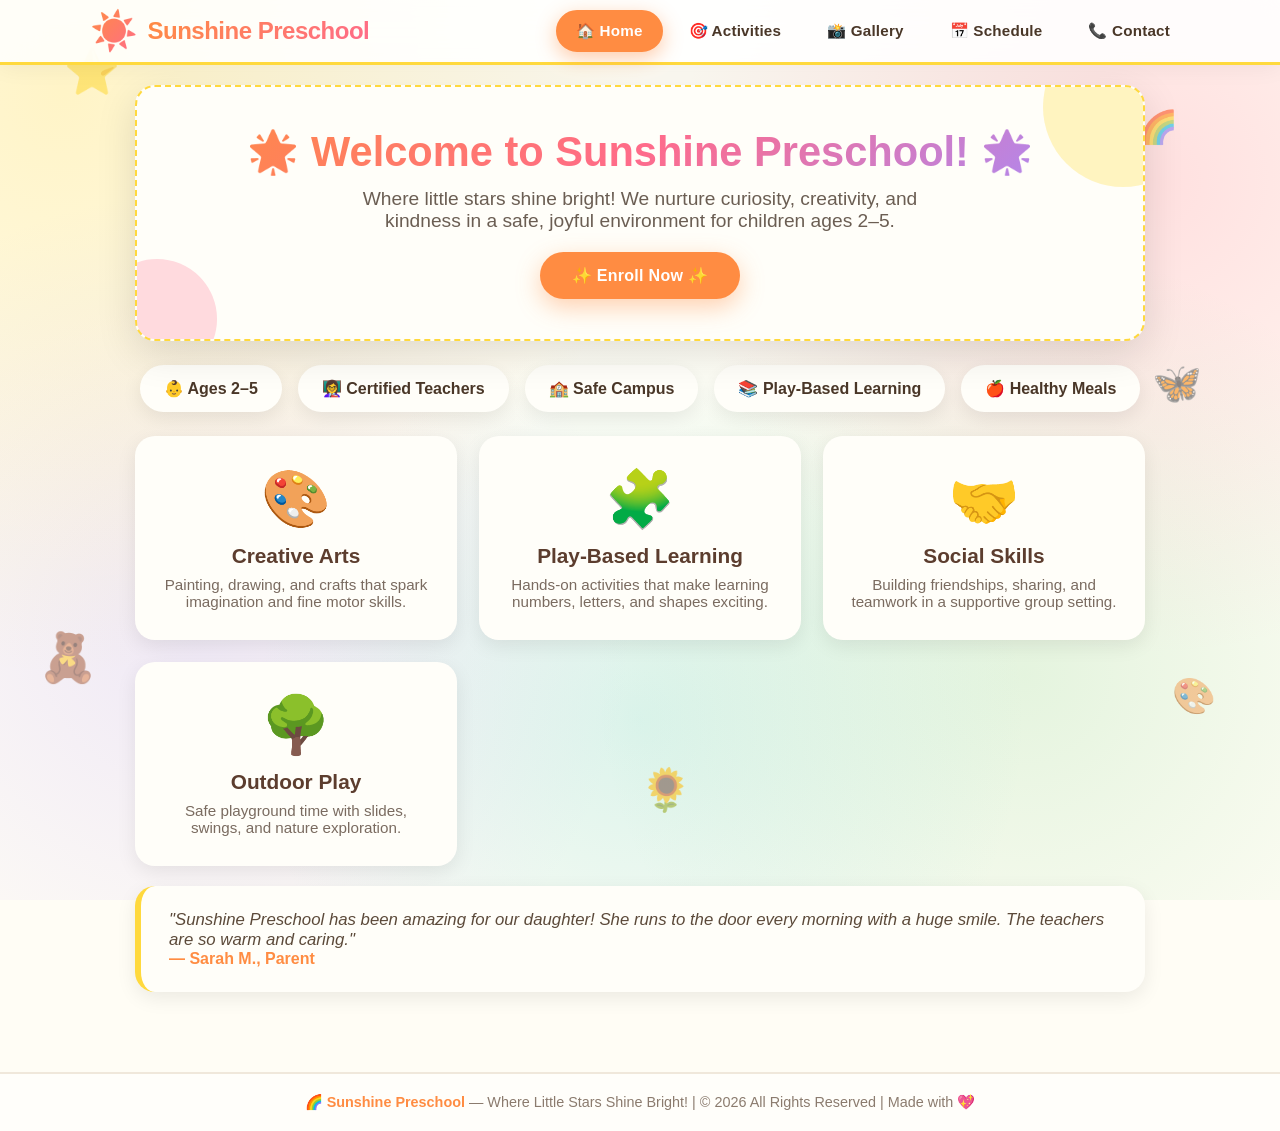
<file: index.html>
<!DOCTYPE html>
<html lang="en">
<head>
    <meta charset="UTF-8">
    <meta name="viewport" content="width=device-width, initial-scale=1.0">
    <title>🏠 Home - Sunshine Preschool</title>
    <link rel="stylesheet" href="style.css">
</head>
<body>
    <div class="floating-shapes">
        <span>⭐</span><span>🌈</span><span>🧸</span><span>🎨</span><span>🦋</span><span>🌻</span>
    </div>

    <header>
        <div class="header-inner">
            <a href="home.html" class="logo">
                <span class="logo-icon">☀️</span>
                <span>Sunshine Preschool</span>
            </a>
            <button class="mobile-menu-btn" onclick="toggleMenu()" aria-label="Menu">🍔</button>
            <nav id="mainNav">
                <a href="index.html" class="active">🏠 Home</a>
                <a href="activities.html">🎯 Activities</a>
                <a href="gallery.html">📸 Gallery</a>
                <a href="schedule.html">📅 Schedule</a>
                <a href="contact.html">📞 Contact</a>
            </nav>
        </div>
    </header>

    <main>
        <div class="hero-card">
            <h1>🌟 Welcome to Sunshine Preschool! 🌟</h1>
            <p>Where little stars shine bright! We nurture curiosity, creativity, and kindness in a safe, joyful environment for children ages 2–5.</p>
            <a href="contact.html" class="btn btn-primary">✨ Enroll Now ✨</a>
        </div>

        <div class="stats-row">
            <div class="stat-badge">👶 Ages 2–5</div>
            <div class="stat-badge">👩‍🏫 Certified Teachers</div>
            <div class="stat-badge">🏫 Safe Campus</div>
            <div class="stat-badge">📚 Play-Based Learning</div>
            <div class="stat-badge">🍎 Healthy Meals</div>
        </div>

        <div class="card-grid">
            <div class="card"><span class="card-icon">🎨</span><h3>Creative Arts</h3><p>Painting, drawing, and crafts that spark imagination and fine motor skills.</p></div>
            <div class="card"><span class="card-icon">🧩</span><h3>Play-Based Learning</h3><p>Hands-on activities that make learning numbers, letters, and shapes exciting.</p></div>
            <div class="card"><span class="card-icon">🤝</span><h3>Social Skills</h3><p>Building friendships, sharing, and teamwork in a supportive group setting.</p></div>
            <div class="card"><span class="card-icon">🌳</span><h3>Outdoor Play</h3><p>Safe playground time with slides, swings, and nature exploration.</p></div>
        </div>

        <div class="testimonial">
            <p>"Sunshine Preschool has been amazing for our daughter! She runs to the door every morning with a huge smile. The teachers are so warm and caring."</p>
            <span class="author">— Sarah M., Parent</span>
        </div>
    </main>

    <footer>
        <p>🌈 <strong>Sunshine Preschool</strong> — Where Little Stars Shine Bright! | &copy; 2026 All Rights Reserved | Made with 💖</p>
    </footer>

    <script src="script.js"></script>
</body>
</html>
</file>
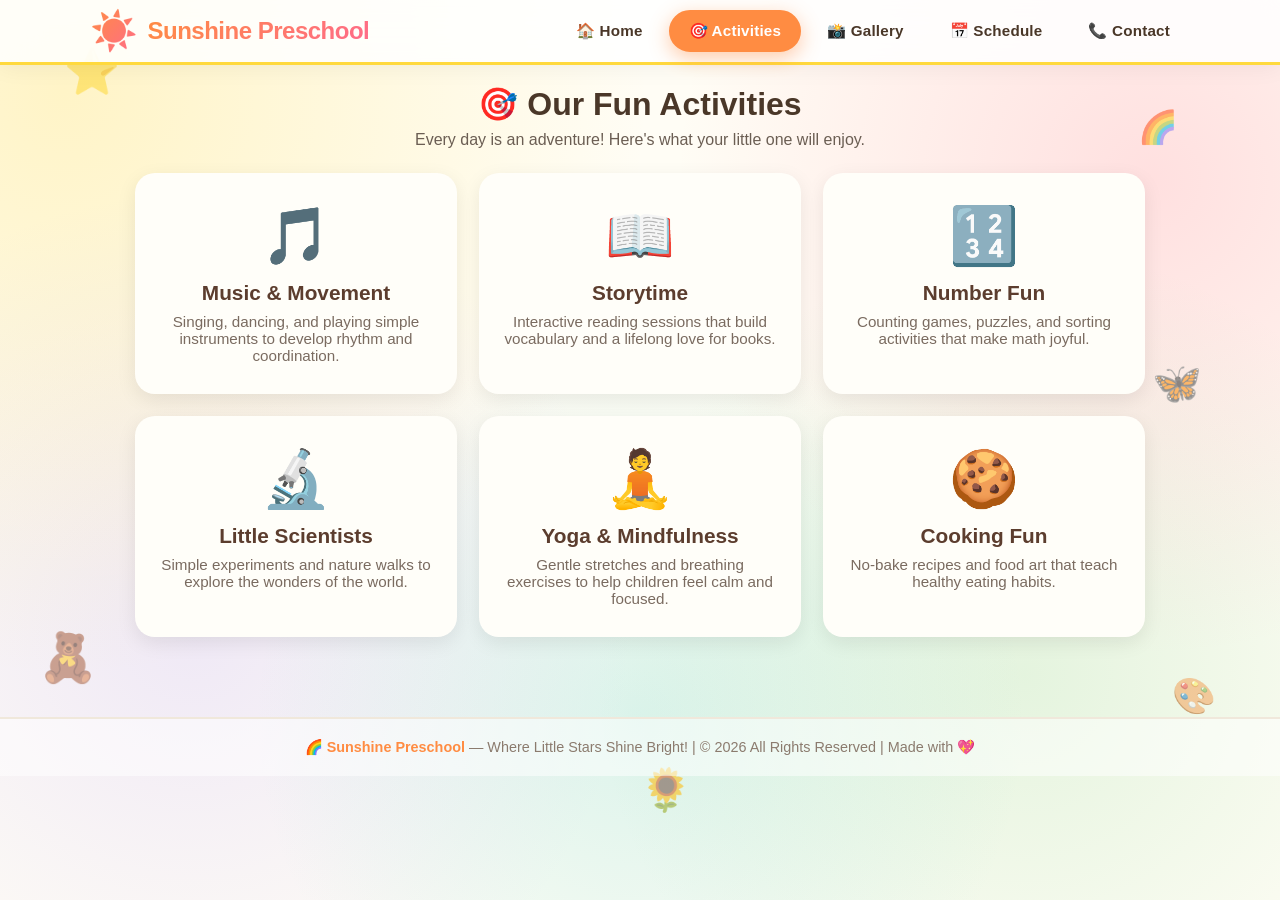
<file: activities.html>
<!DOCTYPE html>
<html lang="en">
<head>
    <meta charset="UTF-8">
    <meta name="viewport" content="width=device-width, initial-scale=1.0">
    <title>🎯 Activities - Sunshine Preschool</title>
    <link rel="stylesheet" href="style.css">
</head>
<body>
    <div class="floating-shapes">
        <span>⭐</span><span>🌈</span><span>🧸</span><span>🎨</span><span>🦋</span><span>🌻</span>
    </div>

    <header>
        <div class="header-inner">
            <a href="home.html" class="logo">
                <span class="logo-icon">☀️</span>
                <span>Sunshine Preschool</span>
            </a>
            <button class="mobile-menu-btn" onclick="toggleMenu()" aria-label="Menu">🍔</button>
            <nav id="mainNav">
                <a href="index.html">🏠 Home</a>
                <a href="activities.html" class="active">🎯 Activities</a>
                <a href="gallery.html">📸 Gallery</a>
                <a href="schedule.html">📅 Schedule</a>
                <a href="contact.html">📞 Contact</a>
            </nav>
        </div>
    </header>

    <main>
        <h2 style="text-align:center; font-size:2rem; margin-bottom:8px;">🎯 Our Fun Activities</h2>
        <p style="text-align:center; color:#6b5e53; margin-bottom:20px;">Every day is an adventure! Here's what your little one will enjoy.</p>
        <div class="card-grid">
            <div class="card"><span class="card-icon">🎵</span><h3>Music & Movement</h3><p>Singing, dancing, and playing simple instruments to develop rhythm and coordination.</p></div>
            <div class="card"><span class="card-icon">📖</span><h3>Storytime</h3><p>Interactive reading sessions that build vocabulary and a lifelong love for books.</p></div>
            <div class="card"><span class="card-icon">🔢</span><h3>Number Fun</h3><p>Counting games, puzzles, and sorting activities that make math joyful.</p></div>
            <div class="card"><span class="card-icon">🔬</span><h3>Little Scientists</h3><p>Simple experiments and nature walks to explore the wonders of the world.</p></div>
            <div class="card"><span class="card-icon">🧘</span><h3>Yoga & Mindfulness</h3><p>Gentle stretches and breathing exercises to help children feel calm and focused.</p></div>
            <div class="card"><span class="card-icon">🍪</span><h3>Cooking Fun</h3><p>No-bake recipes and food art that teach healthy eating habits.</p></div>
        </div>
    </main>

    <footer>
        <p>🌈 <strong>Sunshine Preschool</strong> — Where Little Stars Shine Bright! | &copy; 2026 All Rights Reserved | Made with 💖</p>
    </footer>

    <script src="script.js"></script>
</body>
</html>
</file>
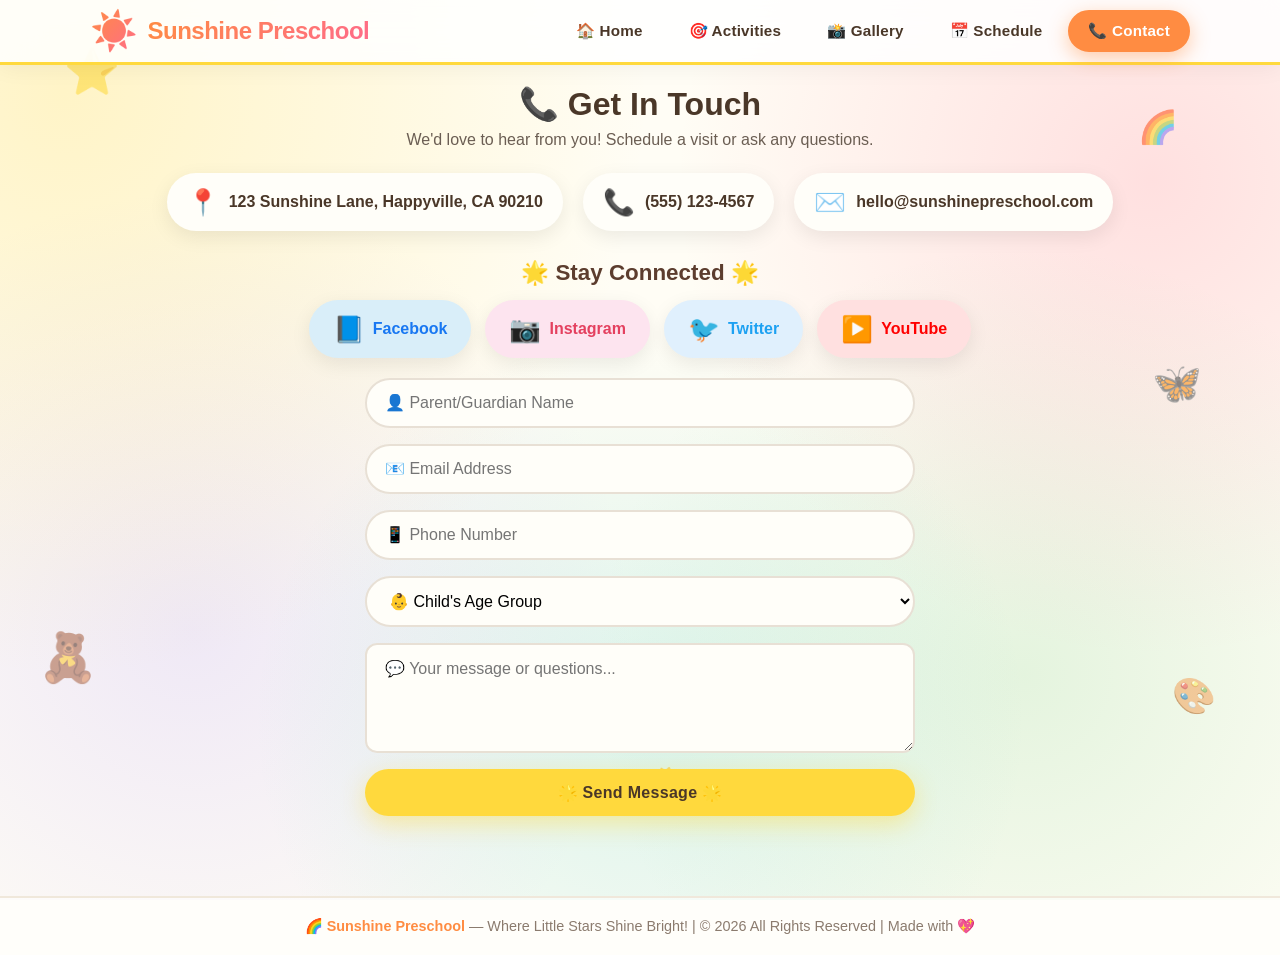
<file: contact.html>
<!DOCTYPE html>
<html lang="en">
<head>
    <meta charset="UTF-8">
    <meta name="viewport" content="width=device-width, initial-scale=1.0">
    <title>📞 Contact - Sunshine Preschool</title>
    <link rel="stylesheet" href="style.css">
</head>
<body>
    <div class="floating-shapes">
        <span>⭐</span><span>🌈</span><span>🧸</span><span>🎨</span><span>🦋</span><span>🌻</span>
    </div>

    <header>
        <div class="header-inner">
            <a href="home.html" class="logo">
                <span class="logo-icon">☀️</span>
                <span>Sunshine Preschool</span>
            </a>
            <button class="mobile-menu-btn" onclick="toggleMenu()" aria-label="Menu">🍔</button>
            <nav id="mainNav">
                <a href="index.html">🏠 Home</a>
                <a href="activities.html">🎯 Activities</a>
                <a href="gallery.html">📸 Gallery</a>
                <a href="schedule.html">📅 Schedule</a>
                <a href="contact.html" class="active">📞 Contact</a>
            </nav>
        </div>
    </header>

    <main>
        <h2 style="text-align:center; font-size:2rem; margin-bottom:8px;">📞 Get In Touch</h2>
        <p style="text-align:center; color:#6b5e53; margin-bottom:16px;">We'd love to hear from you! Schedule a visit or ask any questions.</p>

        <div class="contact-info-row">
            <div class="contact-info-item"><span class="ci-icon">📍</span> 123 Sunshine Lane, Happyville, CA 90210</div>
            <div class="contact-info-item"><span class="ci-icon">📞</span> (555) 123-4567</div>
            <div class="contact-info-item"><span class="ci-icon">✉️</span> hello@sunshinepreschool.com</div>
        </div>

        <!-- Social Media -->
        <div class="social-section">
            <h3>🌟 Stay Connected 🌟</h3>
            <div class="social-row">
                <a href="#" target="_blank" rel="noopener" class="social-link facebook">
                    <span class="social-icon">📘</span> Facebook
                </a>
                <a href="#" target="_blank" rel="noopener" class="social-link instagram">
                    <span class="social-icon">📷</span> Instagram
                </a>
                <a href="#" target="_blank" rel="noopener" class="social-link twitter">
                    <span class="social-icon">🐦</span> Twitter
                </a>
                <a href="#" target="_blank" rel="noopener" class="social-link youtube">
                    <span class="social-icon">▶️</span> YouTube
                </a>
            </div>
        </div>

        <form class="contact-form" id="contactForm" onsubmit="handleContactSubmit(event)">
            <input type="text" placeholder="👤 Parent/Guardian Name" required>
            <input type="email" placeholder="📧 Email Address" required>
            <input type="tel" placeholder="📱 Phone Number">
            <select required>
                <option value="">👶 Child's Age Group</option>
                <option value="2">2 years old</option>
                <option value="3">3 years old</option>
                <option value="4">4 years old</option>
                <option value="5">5 years old</option>
            </select>
            <textarea placeholder="💬 Your message or questions..."></textarea>
            <button type="submit" class="btn btn-yellow">🌟 Send Message 🌟</button>
        </form>
        <p id="formSuccess" style="text-align:center; color:#6BCB77; font-weight:700; margin-top:12px; display:none;">
            ✅ Message sent successfully! We'll get back to you soon. 🎉
        </p>
    </main>

    <footer>
        <p>🌈 <strong>Sunshine Preschool</strong> — Where Little Stars Shine Bright! | &copy; 2026 All Rights Reserved | Made with 💖</p>
    </footer>

    <script src="script.js"></script>
</body>
</html>
</file>
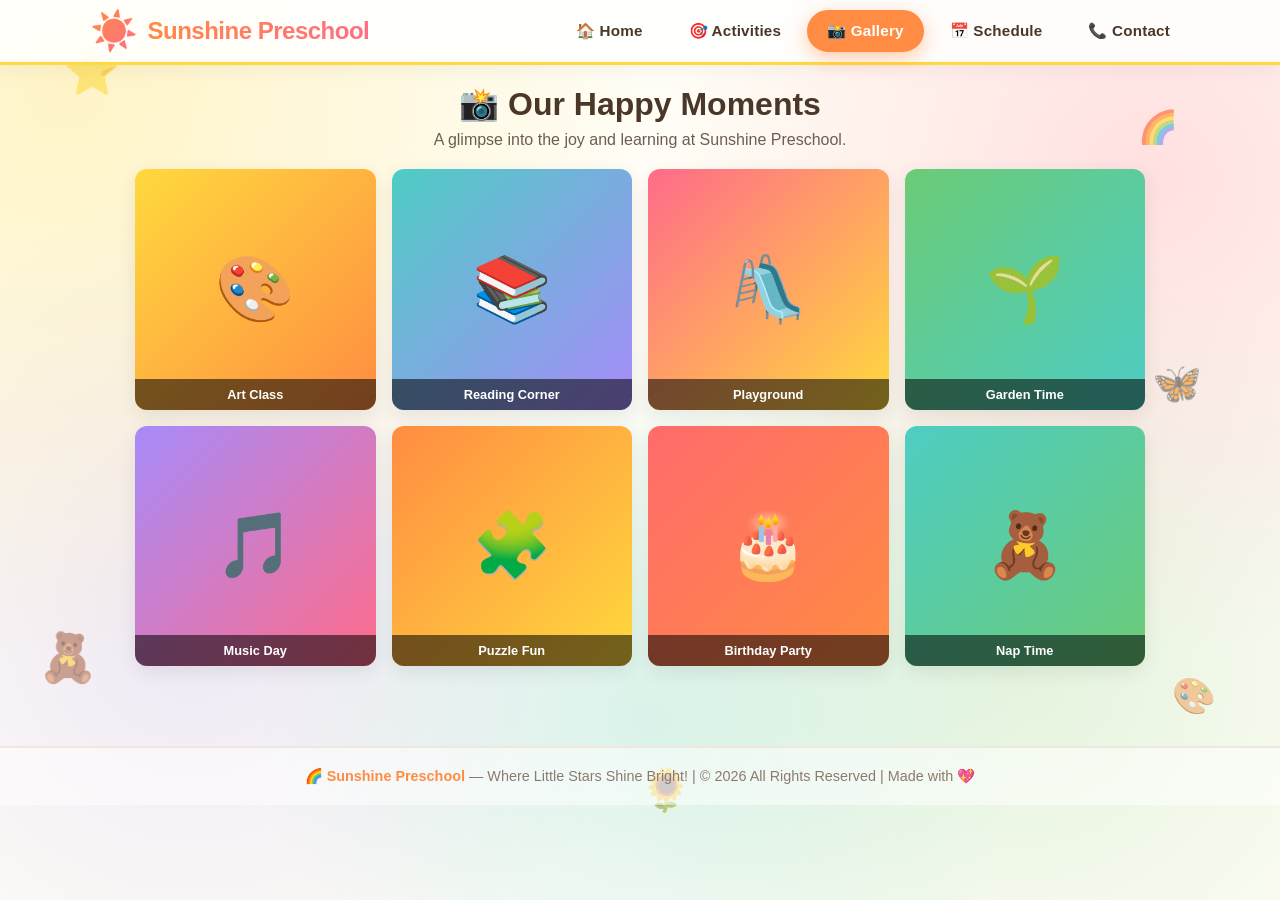
<file: gallery.html>
<!DOCTYPE html>
<html lang="en">
<head>
    <meta charset="UTF-8">
    <meta name="viewport" content="width=device-width, initial-scale=1.0">
    <title>📸 Gallery - Sunshine Preschool</title>
    <link rel="stylesheet" href="style.css">
</head>
<body>
    <div class="floating-shapes">
        <span>⭐</span><span>🌈</span><span>🧸</span><span>🎨</span><span>🦋</span><span>🌻</span>
    </div>

    <header>
        <div class="header-inner">
            <a href="home.html" class="logo">
                <span class="logo-icon">☀️</span>
                <span>Sunshine Preschool</span>
            </a>
            <button class="mobile-menu-btn" onclick="toggleMenu()" aria-label="Menu">🍔</button>
            <nav id="mainNav">
                <a href="index.html">🏠 Home</a>
                <a href="activities.html">🎯 Activities</a>
                <a href="gallery.html" class="active">📸 Gallery</a>
                <a href="schedule.html">📅 Schedule</a>
                <a href="contact.html">📞 Contact</a>
            </nav>
        </div>
    </header>

    <main>
        <h2 style="text-align:center; font-size:2rem; margin-bottom:8px;">📸 Our Happy Moments</h2>
        <p style="text-align:center; color:#6b5e53; margin-bottom:20px;">A glimpse into the joy and learning at Sunshine Preschool.</p>
        <div class="gallery-grid">
            <div class="gallery-item" style="background:linear-gradient(135deg,#FFD93D,#FF8C42);"><span class="gallery-emoji">🎨</span><span class="gallery-label">Art Class</span></div>
            <div class="gallery-item" style="background:linear-gradient(135deg,#4ECDC4,#A78BFA);"><span class="gallery-emoji">📚</span><span class="gallery-label">Reading Corner</span></div>
            <div class="gallery-item" style="background:linear-gradient(135deg,#FF6B8A,#FFD93D);"><span class="gallery-emoji">🛝</span><span class="gallery-label">Playground</span></div>
            <div class="gallery-item" style="background:linear-gradient(135deg,#6BCB77,#4ECDC4);"><span class="gallery-emoji">🌱</span><span class="gallery-label">Garden Time</span></div>
            <div class="gallery-item" style="background:linear-gradient(135deg,#A78BFA,#FF6B8A);"><span class="gallery-emoji">🎵</span><span class="gallery-label">Music Day</span></div>
            <div class="gallery-item" style="background:linear-gradient(135deg,#FF8C42,#FFD93D);"><span class="gallery-emoji">🧩</span><span class="gallery-label">Puzzle Fun</span></div>
            <div class="gallery-item" style="background:linear-gradient(135deg,#FF6B6B,#FF8C42);"><span class="gallery-emoji">🎂</span><span class="gallery-label">Birthday Party</span></div>
            <div class="gallery-item" style="background:linear-gradient(135deg,#4ECDC4,#6BCB77);"><span class="gallery-emoji">🧸</span><span class="gallery-label">Nap Time</span></div>
        </div>
    </main>

    <footer>
        <p>🌈 <strong>Sunshine Preschool</strong> — Where Little Stars Shine Bright! | &copy; 2026 All Rights Reserved | Made with 💖</p>
    </footer>

    <script src="script.js"></script>
</body>
</html>
</file>
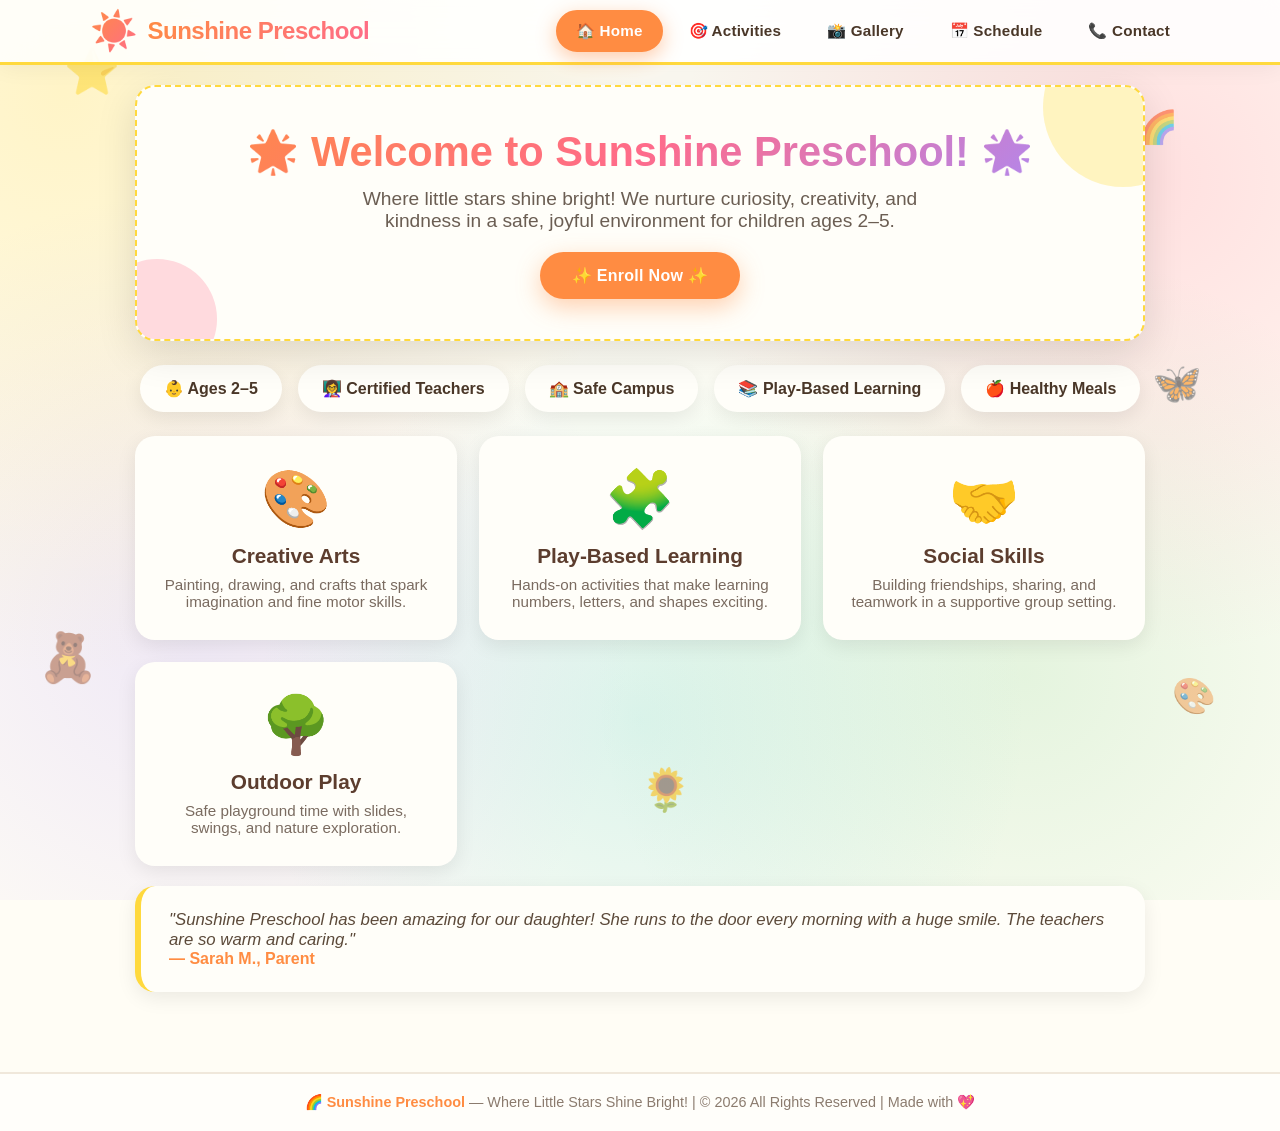
<file: home.html>
<!DOCTYPE html>
<html lang="en">
<head>
    <meta charset="UTF-8">
    <meta name="viewport" content="width=device-width, initial-scale=1.0">
    <title>🏠 Home - Sunshine Preschool</title>
    <link rel="stylesheet" href="style.css">
</head>
<body>
    <div class="floating-shapes">
        <span>⭐</span><span>🌈</span><span>🧸</span><span>🎨</span><span>🦋</span><span>🌻</span>
    </div>

    <header>
        <div class="header-inner">
            <a href="home.html" class="logo">
                <span class="logo-icon">☀️</span>
                <span>Sunshine Preschool</span>
            </a>
            <button class="mobile-menu-btn" onclick="toggleMenu()" aria-label="Menu">🍔</button>
            <nav id="mainNav">
                <a href="home.html" class="active">🏠 Home</a>
                <a href="activities.html">🎯 Activities</a>
                <a href="gallery.html">📸 Gallery</a>
                <a href="schedule.html">📅 Schedule</a>
                <a href="contact.html">📞 Contact</a>
            </nav>
        </div>
    </header>

    <main>
        <div class="hero-card">
            <h1>🌟 Welcome to Sunshine Preschool! 🌟</h1>
            <p>Where little stars shine bright! We nurture curiosity, creativity, and kindness in a safe, joyful environment for children ages 2–5.</p>
            <a href="contact.html" class="btn btn-primary">✨ Enroll Now ✨</a>
        </div>

        <div class="stats-row">
            <div class="stat-badge">👶 Ages 2–5</div>
            <div class="stat-badge">👩‍🏫 Certified Teachers</div>
            <div class="stat-badge">🏫 Safe Campus</div>
            <div class="stat-badge">📚 Play-Based Learning</div>
            <div class="stat-badge">🍎 Healthy Meals</div>
        </div>

        <div class="card-grid">
            <div class="card"><span class="card-icon">🎨</span><h3>Creative Arts</h3><p>Painting, drawing, and crafts that spark imagination and fine motor skills.</p></div>
            <div class="card"><span class="card-icon">🧩</span><h3>Play-Based Learning</h3><p>Hands-on activities that make learning numbers, letters, and shapes exciting.</p></div>
            <div class="card"><span class="card-icon">🤝</span><h3>Social Skills</h3><p>Building friendships, sharing, and teamwork in a supportive group setting.</p></div>
            <div class="card"><span class="card-icon">🌳</span><h3>Outdoor Play</h3><p>Safe playground time with slides, swings, and nature exploration.</p></div>
        </div>

        <div class="testimonial">
            <p>"Sunshine Preschool has been amazing for our daughter! She runs to the door every morning with a huge smile. The teachers are so warm and caring."</p>
            <span class="author">— Sarah M., Parent</span>
        </div>
    </main>

    <footer>
        <p>🌈 <strong>Sunshine Preschool</strong> — Where Little Stars Shine Bright! | &copy; 2026 All Rights Reserved | Made with 💖</p>
    </footer>

    <script src="script.js"></script>
</body>
</html>
</file>
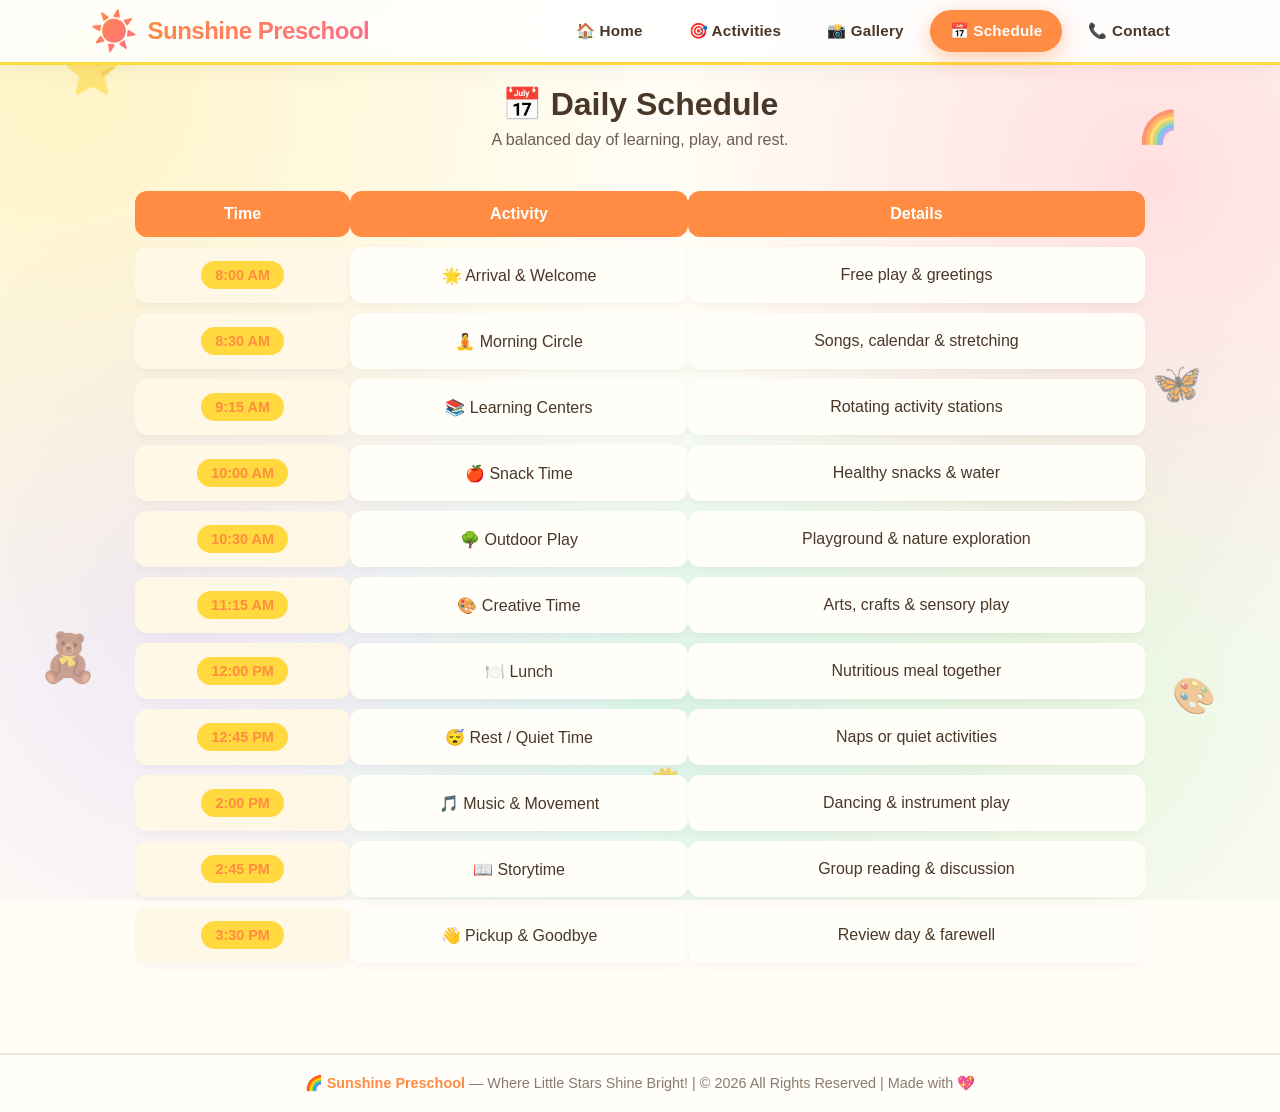
<file: schedule.html>
<!DOCTYPE html>
<html lang="en">
<head>
    <meta charset="UTF-8">
    <meta name="viewport" content="width=device-width, initial-scale=1.0">
    <title>📅 Daily Schedule - Sunshine Preschool</title>
    <link rel="stylesheet" href="style.css">
</head>
<body>
    <div class="floating-shapes">
        <span>⭐</span><span>🌈</span><span>🧸</span><span>🎨</span><span>🦋</span><span>🌻</span>
    </div>

    <header>
        <div class="header-inner">
            <a href="home.html" class="logo">
                <span class="logo-icon">☀️</span>
                <span>Sunshine Preschool</span>
            </a>
            <button class="mobile-menu-btn" onclick="toggleMenu()" aria-label="Menu">🍔</button>
            <nav id="mainNav">
                <a href="index.html">🏠 Home</a>
                <a href="activities.html">🎯 Activities</a>
                <a href="gallery.html">📸 Gallery</a>
                <a href="schedule.html" class="active">📅 Schedule</a>
                <a href="contact.html">📞 Contact</a>
            </nav>
        </div>
    </header>

    <main>
        <h2 style="text-align:center; font-size:2rem; margin-bottom:8px;">📅 Daily Schedule</h2>
        <p style="text-align:center; color:#6b5e53; margin-bottom:16px;">A balanced day of learning, play, and rest.</p>
        <div style="overflow-x:auto;">
            <table class="schedule-table">
                <thead><tr><th>Time</th><th>Activity</th><th>Details</th></tr></thead>
                <tbody>
                    <tr><td><span class="time-badge">8:00 AM</span></td><td>🌟 Arrival & Welcome</td><td>Free play & greetings</td></tr>
                    <tr><td><span class="time-badge">8:30 AM</span></td><td>🧘 Morning Circle</td><td>Songs, calendar & stretching</td></tr>
                    <tr><td><span class="time-badge">9:15 AM</span></td><td>📚 Learning Centers</td><td>Rotating activity stations</td></tr>
                    <tr><td><span class="time-badge">10:00 AM</span></td><td>🍎 Snack Time</td><td>Healthy snacks & water</td></tr>
                    <tr><td><span class="time-badge">10:30 AM</span></td><td>🌳 Outdoor Play</td><td>Playground & nature exploration</td></tr>
                    <tr><td><span class="time-badge">11:15 AM</span></td><td>🎨 Creative Time</td><td>Arts, crafts & sensory play</td></tr>
                    <tr><td><span class="time-badge">12:00 PM</span></td><td>🍽️ Lunch</td><td>Nutritious meal together</td></tr>
                    <tr><td><span class="time-badge">12:45 PM</span></td><td>😴 Rest / Quiet Time</td><td>Naps or quiet activities</td></tr>
                    <tr><td><span class="time-badge">2:00 PM</span></td><td>🎵 Music & Movement</td><td>Dancing & instrument play</td></tr>
                    <tr><td><span class="time-badge">2:45 PM</span></td><td>📖 Storytime</td><td>Group reading & discussion</td></tr>
                    <tr><td><span class="time-badge">3:30 PM</span></td><td>👋 Pickup & Goodbye</td><td>Review day & farewell</td></tr>
                </tbody>
            </table>
        </div>
    </main>

    <footer>
        <p>🌈 <strong>Sunshine Preschool</strong> — Where Little Stars Shine Bright! | &copy; 2026 All Rights Reserved | Made with 💖</p>
    </footer>

    <script src="script.js"></script>
</body>
</html>
</file>
<file: style.css>
:root {
    --yellow: #FFD93D;
    --orange: #FF8C42;
    --pink: #FF6B8A;
    --blue: #4ECDC4;
    --purple: #A78BFA;
    --green: #6BCB77;
    --red: #FF6B6B;
    --white: #FFFEF9;
    --text: #4A3728;
    --light-bg: #FFFDF5;
    --shadow: 0 6px 20px rgba(0, 0, 0, 0.08);
    --shadow-lg: 0 12px 40px rgba(0, 0, 0, 0.12);
    --radius: 20px;
    --radius-sm: 12px;
    --transition: all 0.3s cubic-bezier(0.4, 0, 0.2, 1);
    --bounce: cubic-bezier(0.34, 1.56, 0.64, 1);
}

* {
    margin: 0;
    padding: 0;
    box-sizing: border-box;
}

body {
    font-family: 'Segoe UI', 'Poppins', 'Comic Sans MS', sans-serif;
    background: var(--light-bg);
    color: var(--text);
    overflow-x: hidden;
    min-height: 100vh;
    background-image:
        radial-gradient(circle at 5% 10%, rgba(255, 217, 61, 0.25) 0%, transparent 40%),
        radial-gradient(circle at 90% 20%, rgba(255, 107, 138, 0.2) 0%, transparent 35%),
        radial-gradient(circle at 50% 80%, rgba(78, 205, 196, 0.2) 0%, transparent 40%),
        radial-gradient(circle at 15% 70%, rgba(167, 139, 250, 0.18) 0%, transparent 35%),
        radial-gradient(circle at 80% 75%, rgba(107, 203, 119, 0.18) 0%, transparent 35%);
    background-attachment: fixed;
}

/* Floating background decorations */
.floating-shapes {
    position: fixed;
    pointer-events: none;
    z-index: 0;
    width: 100%;
    height: 100%;
    top: 0;
    left: 0;
}
.floating-shapes span {
    position: absolute;
    display: block;
    animation: floatAround 18s infinite ease-in-out;
    opacity: 0.55;
    font-size: 2.5rem;
}
.floating-shapes span:nth-child(1) { top: 5%; left: 5%; animation-delay: 0s; font-size: 2.8rem; }
.floating-shapes span:nth-child(2) { top: 12%; right: 8%; animation-delay: -4s; font-size: 2rem; }
.floating-shapes span:nth-child(3) { top: 70%; left: 3%; animation-delay: -8s; font-size: 3rem; }
.floating-shapes span:nth-child(4) { top: 75%; right: 5%; animation-delay: -12s; font-size: 2.2rem; }
.floating-shapes span:nth-child(5) { top: 40%; left: 90%; animation-delay: -6s; font-size: 2.5rem; }
.floating-shapes span:nth-child(6) { top: 85%; left: 50%; animation-delay: -15s; font-size: 2.6rem; }
@keyframes floatAround {
    0%, 100% { transform: translateY(0) translateX(0) rotate(0deg) scale(1); }
    15% { transform: translateY(-35px) translateX(20px) rotate(8deg) scale(1.1); }
    30% { transform: translateY(-15px) translateX(-15px) rotate(-5deg) scale(0.95); }
    45% { transform: translateY(-40px) translateX(-25px) rotate(10deg) scale(1.08); }
    60% { transform: translateY(-8px) translateX(18px) rotate(-8deg) scale(0.9); }
    75% { transform: translateY(-30px) translateX(-10px) rotate(5deg) scale(1.05); }
    90% { transform: translateY(-20px) translateX(22px) rotate(-3deg) scale(1); }
}

/* Header / Navigation */
header {
    position: sticky;
    top: 0;
    z-index: 1000;
    background: rgba(255, 255, 255, 0.85);
    backdrop-filter: blur(20px);
    -webkit-backdrop-filter: blur(20px);
    border-bottom: 3px solid var(--yellow);
    box-shadow: 0 2px 25px rgba(0, 0, 0, 0.06);
    padding: 0 20px;
}
.header-inner {
    max-width: 1100px;
    margin: 0 auto;
    display: flex;
    align-items: center;
    justify-content: space-between;
    flex-wrap: wrap;
    gap: 10px;
    padding: 8px 0;
}
.logo {
    display: flex;
    align-items: center;
    gap: 10px;
    text-decoration: none;
    color: var(--text);
    font-weight: 800;
    font-size: 1.5rem;
    letter-spacing: -0.5px;
    cursor: pointer;
    transition: var(--transition);
}
.logo:hover { transform: scale(1.04); }
.logo .logo-icon {
    font-size: 2.4rem;
    animation: bounceIcon 2s infinite;
}
@keyframes bounceIcon {
    0%, 100% { transform: translateY(0); }
    25% { transform: translateY(-14px); }
    50% { transform: translateY(0); }
    75% { transform: translateY(-7px); }
}
.logo span {
    background: linear-gradient(135deg, var(--orange), var(--pink));
    -webkit-background-clip: text;
    -webkit-text-fill-color: transparent;
    background-clip: text;
}
nav {
    display: flex;
    gap: 6px;
    flex-wrap: wrap;
}
nav a {
    background: transparent;
    border: 2px solid transparent;
    padding: 10px 18px;
    border-radius: 50px;
    cursor: pointer;
    font-size: 0.95rem;
    font-weight: 600;
    color: var(--text);
    transition: var(--transition);
    white-space: nowrap;
    text-decoration: none;
    letter-spacing: 0.2px;
}
nav a:hover {
    background: var(--yellow);
    border-color: var(--yellow);
    transform: translateY(-3px);
    box-shadow: 0 6px 18px rgba(255, 217, 61, 0.4);
}
nav a.active {
    background: var(--orange);
    color: #fff;
    border-color: var(--orange);
    box-shadow: 0 6px 20px rgba(255, 140, 66, 0.45);
    animation: popIn 0.35s var(--bounce);
}
@keyframes popIn {
    0% { transform: scale(0.85); }
    70% { transform: scale(1.08); }
    100% { transform: scale(1); }
}
.mobile-menu-btn {
    display: none;
    background: var(--yellow);
    border: none;
    font-size: 1.8rem;
    cursor: pointer;
    border-radius: 50%;
    width: 45px;
    height: 45px;
    align-items: center;
    justify-content: center;
    transition: var(--transition);
}
.mobile-menu-btn:hover {
    background: var(--orange);
    color: #fff;
    transform: rotate(90deg);
}

main {
    max-width: 1050px;
    margin: 0 auto;
    padding: 20px 20px 60px;
    position: relative;
    z-index: 1;
}

/* Cards & Components */
.hero-card {
    background: var(--white);
    border-radius: var(--radius);
    padding: 40px 30px;
    text-align: center;
    box-shadow: var(--shadow-lg);
    position: relative;
    overflow: hidden;
    border: 2px dashed var(--yellow);
}
.hero-card::before {
    content: '';
    position: absolute;
    top: -60px; right: -60px;
    width: 160px; height: 160px;
    background: var(--yellow);
    border-radius: 50%;
    opacity: 0.3;
    pointer-events: none;
}
.hero-card::after {
    content: '';
    position: absolute;
    bottom: -40px; left: -40px;
    width: 120px; height: 120px;
    background: var(--pink);
    border-radius: 50%;
    opacity: 0.25;
    pointer-events: none;
}
.hero-card h1 {
    font-size: 2.6rem;
    font-weight: 800;
    position: relative;
    z-index: 1;
    background: linear-gradient(135deg, var(--orange), var(--pink), var(--purple));
    -webkit-background-clip: text;
    -webkit-text-fill-color: transparent;
    background-clip: text;
    margin-bottom: 12px;
}
.hero-card p {
    font-size: 1.2rem;
    position: relative;
    z-index: 1;
    color: #6b5e53;
    max-width: 600px;
    margin: 0 auto 20px;
}
.btn {
    display: inline-block;
    padding: 14px 32px;
    border-radius: 50px;
    font-weight: 700;
    font-size: 1rem;
    cursor: pointer;
    border: none;
    transition: var(--transition);
    text-decoration: none;
    letter-spacing: 0.3px;
    position: relative;
    z-index: 1;
}
.btn-primary {
    background: var(--orange);
    color: #fff;
    box-shadow: 0 8px 25px rgba(255, 140, 66, 0.4);
}
.btn-primary:hover {
    background: #e87830;
    transform: translateY(-4px);
    box-shadow: 0 14px 35px rgba(255, 140, 66, 0.5);
}
.btn-yellow {
    background: var(--yellow);
    color: var(--text);
    box-shadow: 0 8px 25px rgba(255, 217, 61, 0.45);
}
.btn-yellow:hover {
    background: #f0c820;
    transform: translateY(-4px);
    box-shadow: 0 14px 35px rgba(255, 217, 61, 0.55);
}

.card-grid {
    display: grid;
    grid-template-columns: repeat(auto-fit, minmax(280px, 1fr));
    gap: 22px;
    margin-top: 24px;
}
.card {
    background: var(--white);
    border-radius: var(--radius);
    padding: 28px 22px;
    box-shadow: var(--shadow);
    transition: var(--transition);
    text-align: center;
    border: 2px solid transparent;
}
.card:hover {
    transform: translateY(-8px);
    box-shadow: var(--shadow-lg);
    border-color: var(--yellow);
}
.card .card-icon { font-size: 3.5rem; display: block; margin-bottom: 12px; animation: bounceIcon 3s infinite; }
.card:nth-child(2) .card-icon { animation-delay: 0.3s; }
.card:nth-child(3) .card-icon { animation-delay: 0.6s; }
.card:nth-child(4) .card-icon { animation-delay: 0.9s; }
.card h3 { font-size: 1.3rem; font-weight: 700; margin-bottom: 8px; color: #5c3d2e; }
.card p { color: #7a6b60; font-size: 0.95rem; }

/* Gallery */
.gallery-grid {
    display: grid;
    grid-template-columns: repeat(auto-fit, minmax(200px, 1fr));
    gap: 16px;
    margin-top: 20px;
}
.gallery-item {
    border-radius: var(--radius-sm);
    overflow: hidden;
    box-shadow: var(--shadow);
    cursor: pointer;
    transition: var(--transition);
    aspect-ratio: 1 / 1;
    background: linear-gradient(135deg, var(--yellow), var(--orange), var(--pink), var(--blue), var(--purple), var(--green));
    display: flex;
    align-items: center;
    justify-content: center;
    font-size: 4rem;
    position: relative;
}
.gallery-item:hover {
    transform: scale(1.06);
    box-shadow: var(--shadow-lg);
    z-index: 2;
}
.gallery-item .gallery-emoji { transition: var(--transition); }
.gallery-item:hover .gallery-emoji { transform: scale(1.25) rotate(-10deg); }
.gallery-item .gallery-label {
    position: absolute;
    bottom: 0; left: 0; right: 0;
    background: rgba(0, 0, 0, 0.55);
    color: #fff;
    padding: 8px;
    font-size: 0.8rem;
    font-weight: 600;
    text-align: center;
}

/* Schedule */
.schedule-table {
    width: 100%;
    border-collapse: separate;
    border-spacing: 0 10px;
    margin-top: 16px;
}
.schedule-table th, .schedule-table td {
    padding: 14px 16px;
    text-align: center;
    border-radius: var(--radius-sm);
}
.schedule-table th {
    background: var(--orange);
    color: #fff;
    font-weight: 700;
    font-size: 1rem;
}
.schedule-table td {
    background: var(--white);
    box-shadow: 0 3px 10px rgba(0, 0, 0, 0.04);
    font-weight: 500;
}
.schedule-table tr td:first-child {
    font-weight: 700;
    background: #fff8e7;
    color: var(--orange);
    font-size: 1.1rem;
}
.time-badge {
    display: inline-block;
    background: var(--yellow);
    padding: 6px 14px;
    border-radius: 20px;
    font-weight: 700;
    font-size: 0.9rem;
}

/* Contact Form */
.contact-form {
    display: flex;
    flex-direction: column;
    gap: 16px;
    max-width: 550px;
    margin: 20px auto 0;
}
.contact-form input, .contact-form textarea, .contact-form select {
    padding: 14px 18px;
    border-radius: 50px;
    border: 2px solid #e8e0d5;
    font-size: 1rem;
    font-family: inherit;
    transition: var(--transition);
    background: var(--white);
    resize: vertical;
}
.contact-form textarea {
    border-radius: var(--radius-sm);
    min-height: 110px;
}
.contact-form input:focus, .contact-form textarea:focus, .contact-form select:focus {
    outline: none;
    border-color: var(--orange);
    box-shadow: 0 0 0 6px rgba(255, 140, 66, 0.1);
}
.contact-info-row {
    display: flex;
    flex-wrap: wrap;
    gap: 20px;
    justify-content: center;
    margin-top: 24px;
}
.contact-info-item {
    display: flex;
    align-items: center;
    gap: 10px;
    background: var(--white);
    padding: 14px 20px;
    border-radius: 50px;
    box-shadow: var(--shadow);
    font-weight: 600;
}
.contact-info-item .ci-icon { font-size: 1.6rem; }

/* Social Media Section */
.social-section {
    margin: 28px auto 8px;
    text-align: center;
}
.social-section h3 {
    font-size: 1.4rem;
    color: #5c3d2e;
    margin-bottom: 14px;
    display: flex;
    align-items: center;
    justify-content: center;
    gap: 6px;
}
.social-row {
    display: flex;
    flex-wrap: wrap;
    gap: 14px;
    justify-content: center;
}
.social-link {
    display: inline-flex;
    align-items: center;
    gap: 8px;
    background: var(--white);
    padding: 12px 22px;
    border-radius: 50px;
    box-shadow: var(--shadow);
    font-weight: 700;
    font-size: 1rem;
    text-decoration: none;
    color: var(--text);
    transition: var(--transition);
    border: 2px solid transparent;
}
.social-link:hover {
    transform: translateY(-5px);
    box-shadow: var(--shadow-lg);
    border-color: var(--yellow);
}
.social-link .social-icon { font-size: 1.6rem; }
.social-link.facebook { background: #d9eef9; color: #1877f2; }
.social-link.instagram { background: #fde4ef; color: #e4405f; }
.social-link.twitter { background: #e0f0fd; color: #1da1f2; }
.social-link.youtube { background: #ffe0e0; color: #ff0000; }
.social-link.facebook:hover { background: #1877f2; color: white; border-color: #1877f2; }
.social-link.instagram:hover { background: #e4405f; color: white; border-color: #e4405f; }
.social-link.twitter:hover { background: #1da1f2; color: white; border-color: #1da1f2; }
.social-link.youtube:hover { background: #ff0000; color: white; border-color: #ff0000; }

/* Stats */
.stats-row {
    display: flex;
    flex-wrap: wrap;
    gap: 16px;
    justify-content: center;
    margin: 24px 0;
}
.stat-badge {
    background: var(--white);
    border-radius: 50px;
    padding: 14px 24px;
    box-shadow: var(--shadow);
    font-weight: 700;
    display: flex;
    align-items: center;
    gap: 8px;
    transition: var(--transition);
}
.stat-badge:hover { transform: scale(1.05); background: var(--yellow); }

/* Testimonial */
.testimonial {
    background: var(--white);
    border-radius: var(--radius);
    padding: 24px 28px;
    box-shadow: var(--shadow);
    margin-top: 20px;
    position: relative;
    border-left: 6px solid var(--yellow);
}
.testimonial p { font-style: italic; font-size: 1.05rem; color: #5c4a3a; }
.testimonial .author { font-weight: 700; color: var(--orange); margin-top: 8px; font-style: normal; }

footer {
    text-align: center;
    padding: 20px;
    font-size: 0.9rem;
    color: #8b7b6e;
    border-top: 2px solid #f0e8db;
    margin-top: 20px;
    position: relative;
    z-index: 1;
    background: rgba(255, 255, 255, 0.5);
}
footer strong { color: var(--orange); }

/* Responsive */
@media (max-width: 768px) {
    .header-inner { flex-direction: row; flex-wrap: wrap; }
    nav { display: none; width: 100%; flex-direction: column; gap: 4px; padding-bottom: 10px; }
    nav.open { display: flex; }
    .mobile-menu-btn { display: flex; }
    .hero-card h1 { font-size: 1.8rem; }
    .hero-card p { font-size: 1rem; }
    .card-grid { grid-template-columns: 1fr; }
    .gallery-grid { grid-template-columns: repeat(2, 1fr); }
    .schedule-table { font-size: 0.8rem; }
    .schedule-table th, .schedule-table td { padding: 8px 6px; }
}
@media (max-width: 400px) {
    .gallery-grid { grid-template-columns: 1fr 1fr; }
    nav a { padding: 8px 12px; font-size: 0.8rem; }
}
</file>
